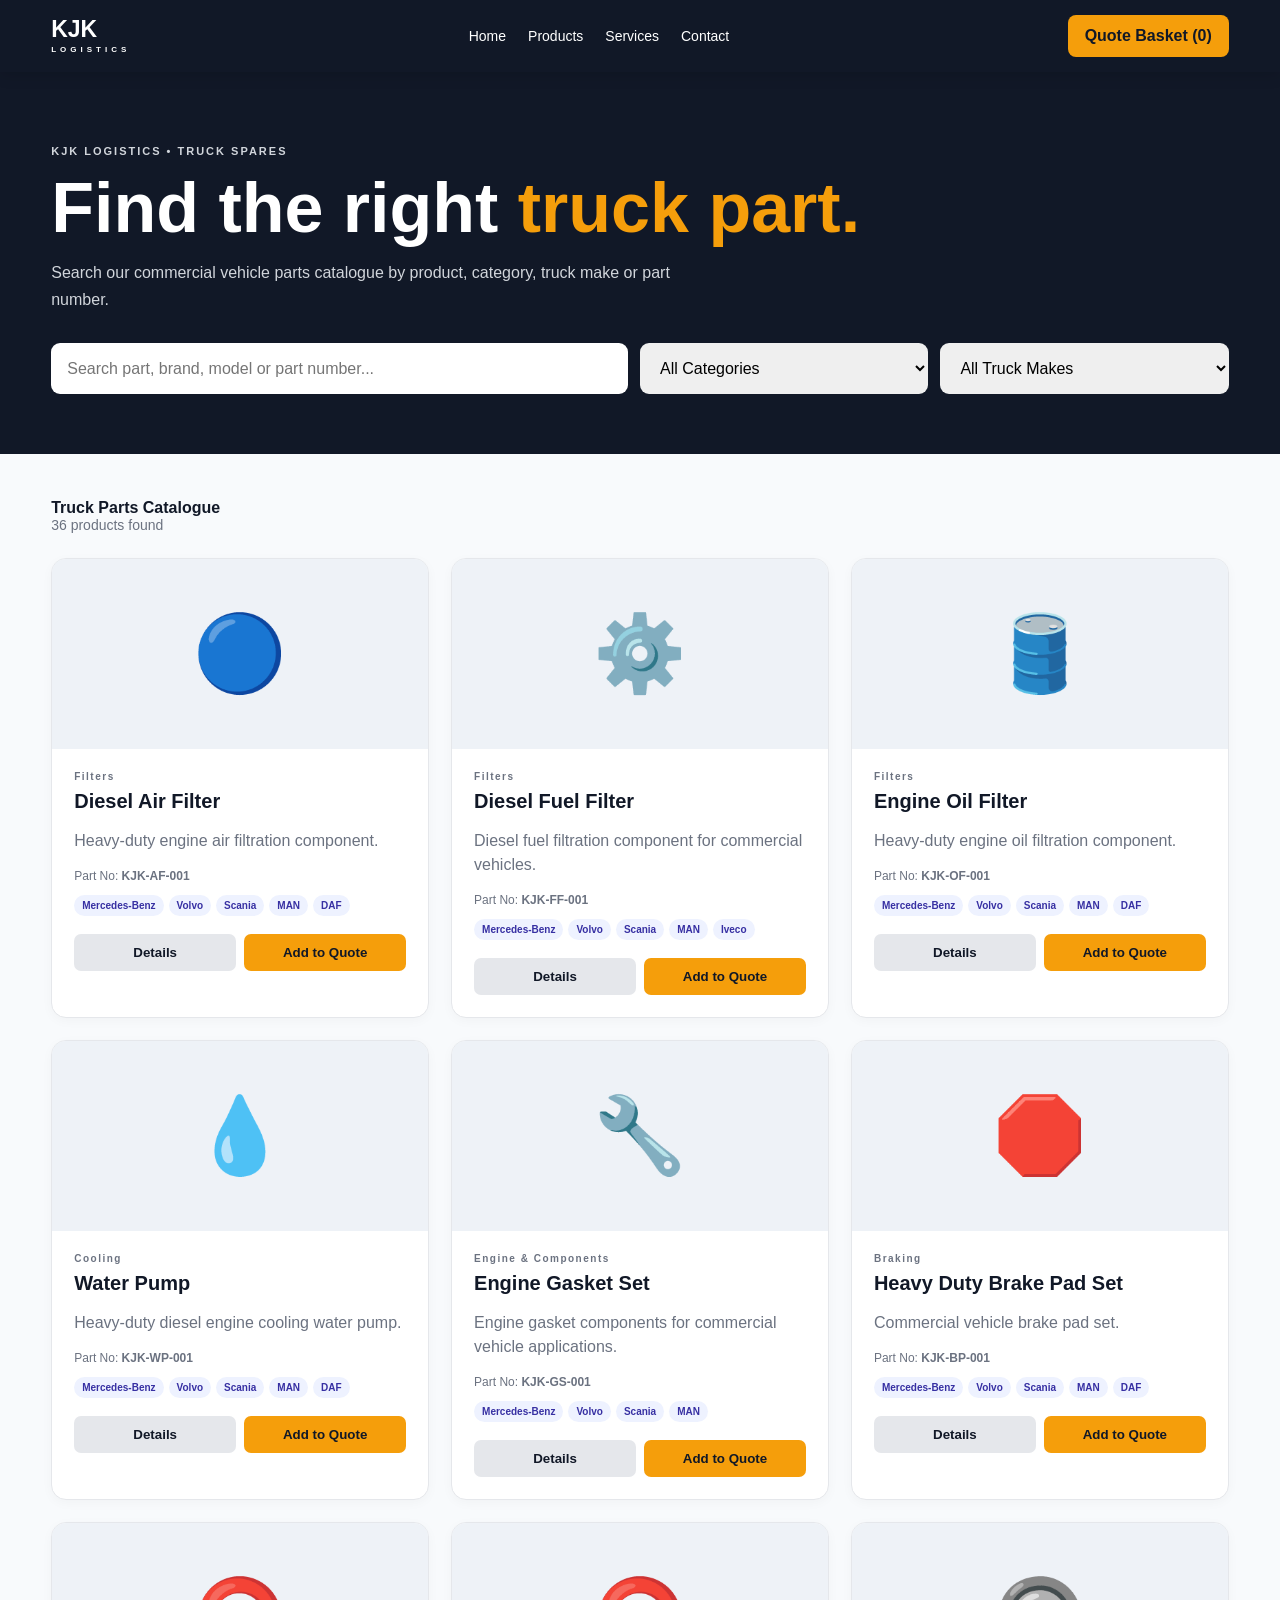
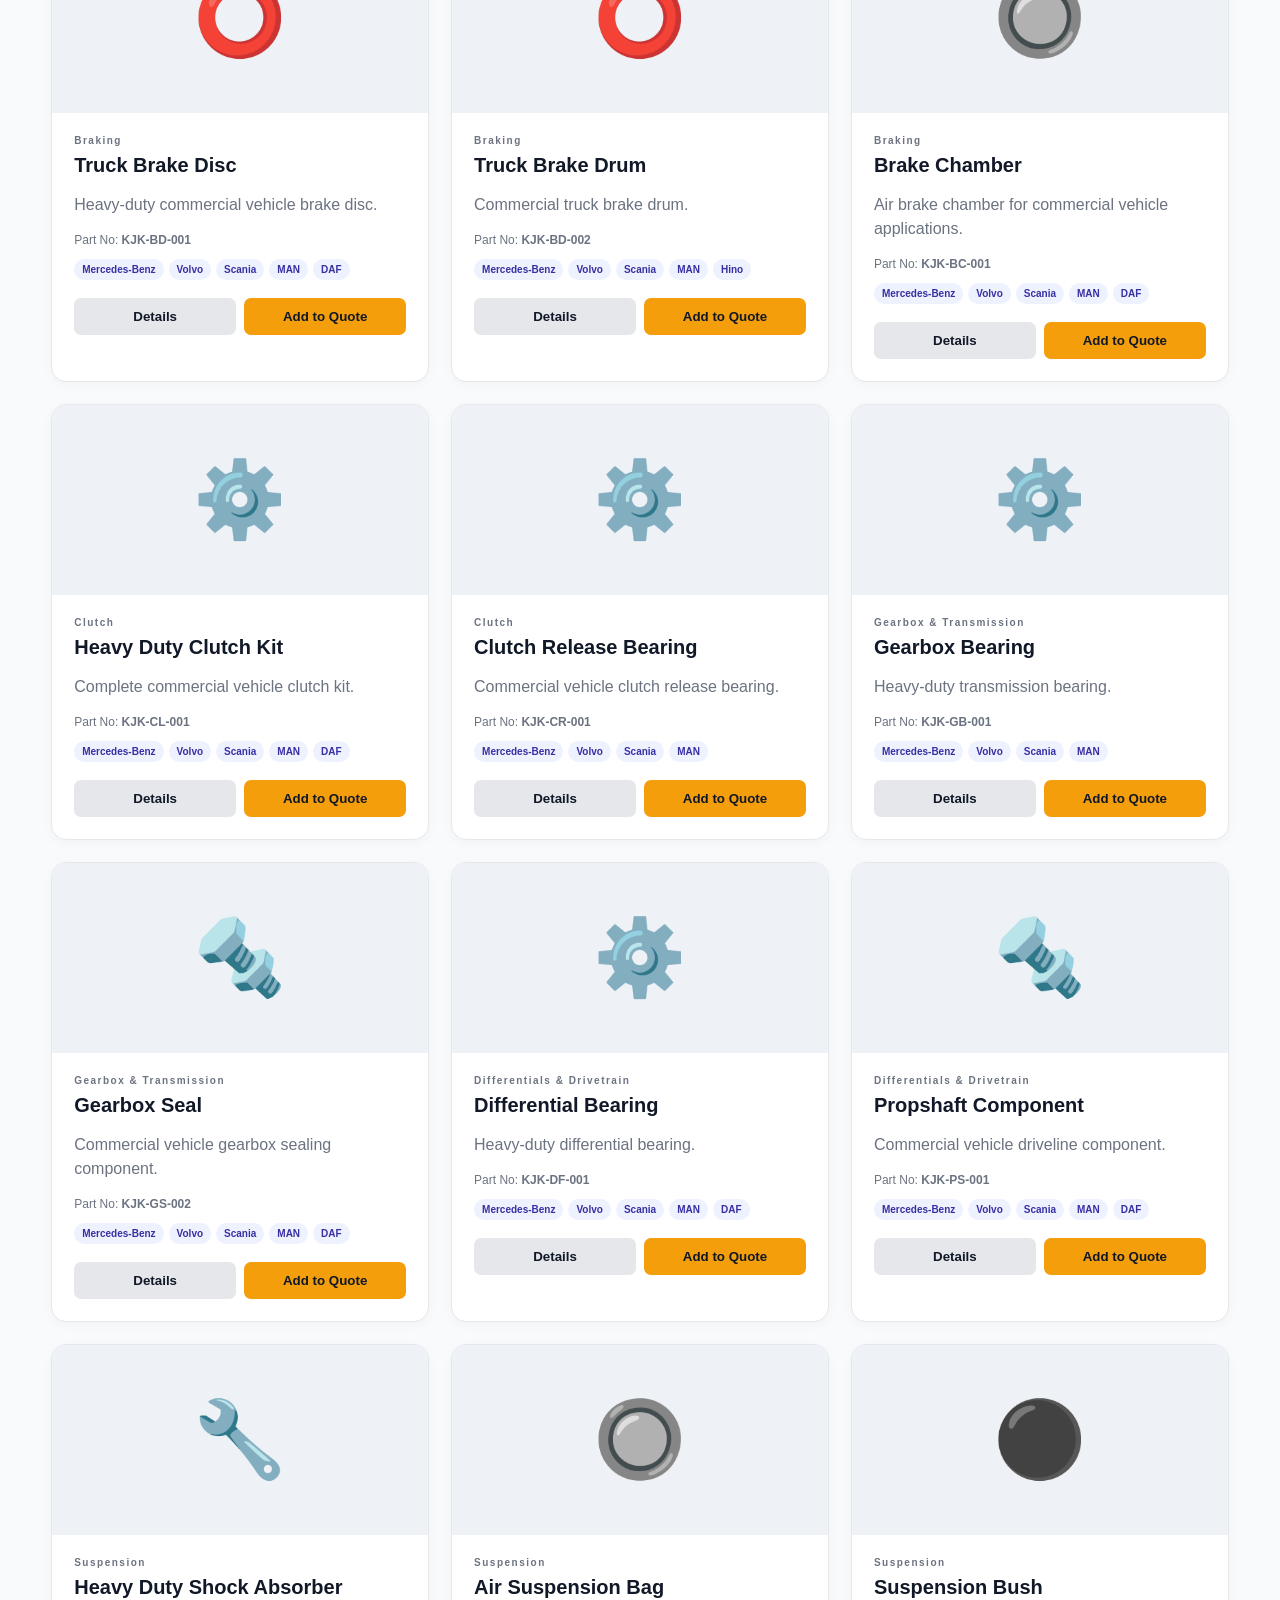
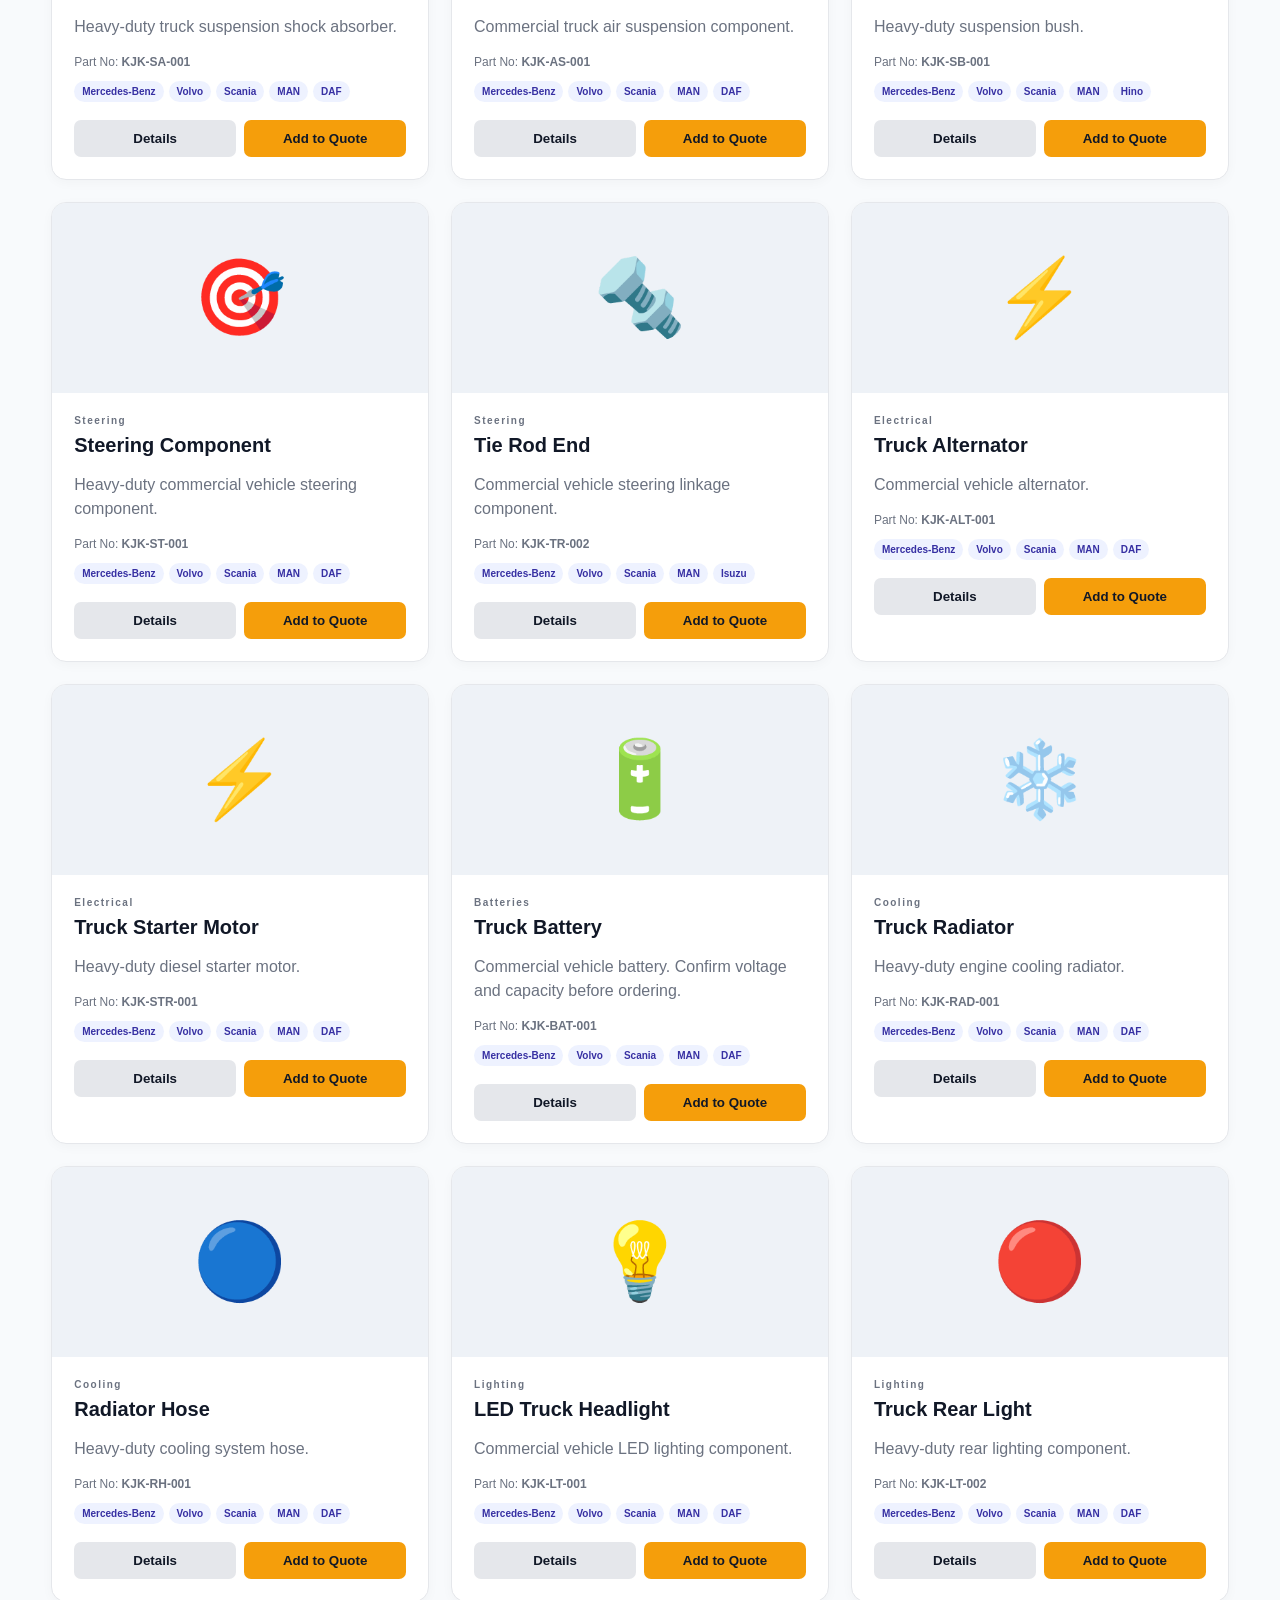
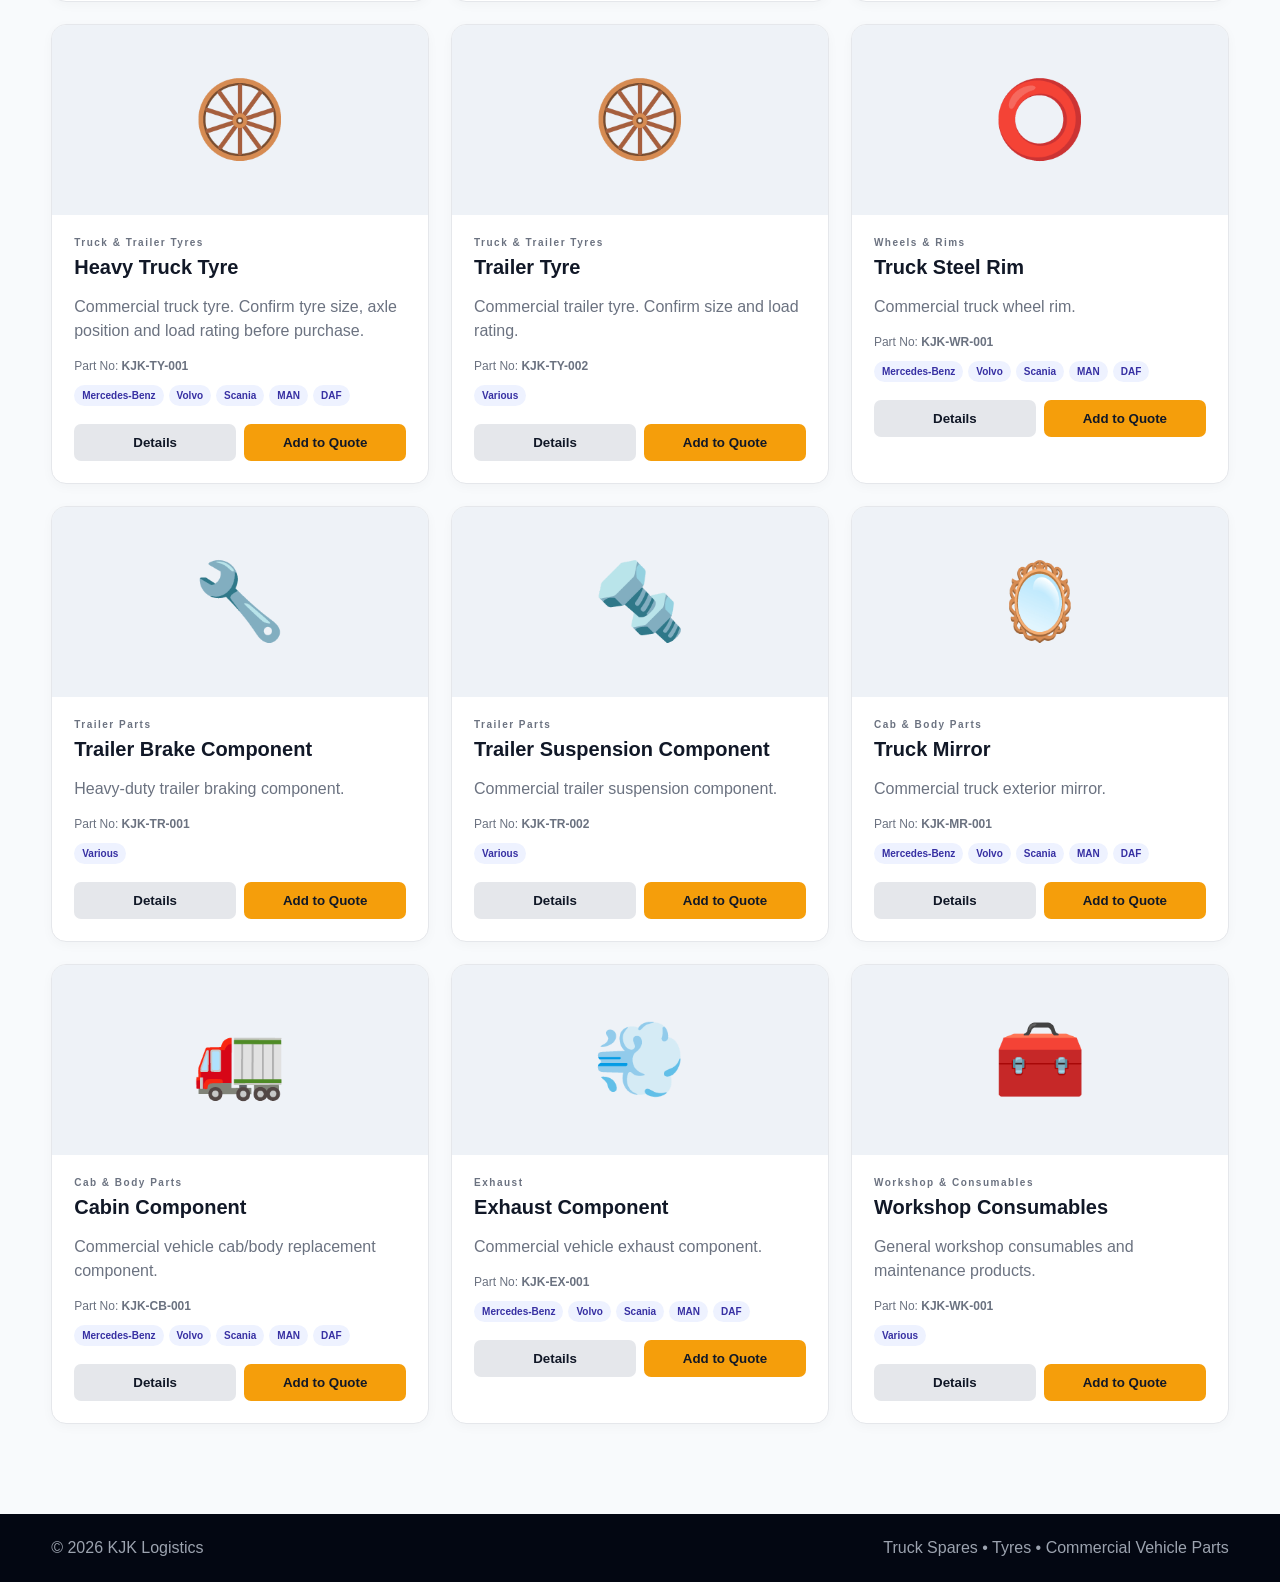
<file: products.html>
<!doctype html>
<html lang="en">
<head>
<meta charset="utf-8">
<meta name="viewport" content="width=device-width,initial-scale=1">
<meta name="theme-color" content="#111827">
<meta name="description" content="KJK Logistics truck spares, tyres and commercial vehicle parts.">
<title>KJK Logistics | Truck Parts Catalogue</title>

<style>
*{box-sizing:border-box}

html{scroll-behavior:smooth}

body{
  margin:0;
  font-family:Arial,Helvetica,sans-serif;
  background:#f8fafc;
  color:#111827
}

.container{
  width:min(1180px,92%);
  margin:auto
}

.topbar{
  position:sticky;
  top:0;
  z-index:100;
  background:#111827;
  color:white;
  box-shadow:0 2px 15px rgba(0,0,0,.15)
}

.nav{
  min-height:72px;
  display:flex;
  align-items:center;
  justify-content:space-between;
  gap:25px
}

.brand{
  color:white;
  text-decoration:none;
  font-size:23px;
  font-weight:900;
  line-height:1
}

.brand span{
  display:block;
  font-size:8px;
  letter-spacing:4px;
  margin-top:5px
}

nav{
  display:flex;
  gap:22px
}

nav a{
  color:white;
  text-decoration:none;
  font-size:14px
}

.quote-button{
  background:#f59e0b;
  color:#111827;
  text-decoration:none;
  padding:12px 17px;
  border-radius:8px;
  font-weight:900;
  white-space:nowrap
}

.hero{
  background:#111827;
  color:white;
  padding:70px 0 60px
}

.eyebrow{
  font-size:11px;
  letter-spacing:2px;
  font-weight:900;
  margin:0 0 12px
}

.hero h1{
  font-size:clamp(40px,7vw,70px);
  margin:0 0 15px;
  line-height:1
}

.hero h1 span{
  color:#f59e0b
}

.hero p{
  max-width:680px;
  color:#d1d5db;
  line-height:1.7
}

.controls{
  margin-top:30px;
  display:grid;
  grid-template-columns:2fr 1fr 1fr;
  gap:12px
}

.controls input,
.controls select{
  width:100%;
  padding:16px;
  border:0;
  border-radius:9px;
  font:inherit;
  outline:none
}

.catalogue{
  padding:45px 0 90px
}

.result-bar{
  display:flex;
  align-items:center;
  justify-content:space-between;
  gap:20px;
  margin-bottom:25px
}

.result-count{
  color:#6b7280;
  font-size:14px
}

.product-grid{
  display:grid;
  grid-template-columns:repeat(3,1fr);
  gap:22px
}

.product-card{
  background:white;
  border:1px solid #e5e7eb;
  border-radius:15px;
  overflow:hidden;
  transition:.2s;
  box-shadow:0 3px 12px rgba(0,0,0,.03)
}

.product-card:hover{
  transform:translateY(-4px);
  box-shadow:0 15px 35px rgba(0,0,0,.09)
}

.product-image{
  height:190px;
  background:#eef2f7;
  display:flex;
  align-items:center;
  justify-content:center;
  font-size:75px
}

.product-info{
  padding:22px
}

.category-label{
  font-size:10px;
  letter-spacing:1.5px;
  font-weight:900;
  color:#6b7280
}

.product-info h2{
  font-size:20px;
  margin:8px 0
}

.product-info p{
  color:#6b7280;
  line-height:1.5
}

.part{
  font-size:12px;
  color:#6b7280;
  margin:12px 0
}

.compatibility{
  display:flex;
  flex-wrap:wrap;
  gap:5px;
  margin:12px 0
}

.make-tag{
  background:#eef2ff;
  color:#3730a3;
  border-radius:20px;
  padding:5px 8px;
  font-size:10px;
  font-weight:800
}

.card-actions{
  display:flex;
  gap:8px;
  margin-top:18px
}

.card-actions button{
  flex:1;
  padding:11px;
  border-radius:7px;
  cursor:pointer;
  font-weight:900;
  border:0
}

.details-button{
  background:#e5e7eb;
  color:#111827
}

.add-button{
  background:#f59e0b;
  color:#111827
}

.empty{
  grid-column:1/-1;
  text-align:center;
  padding:70px 20px;
  background:white;
  border-radius:15px;
  border:1px solid #e5e7eb
}

.empty h2{
  margin-top:0
}

footer{
  background:#030712;
  color:#9ca3af;
  padding:25px 0
}

.footer{
  display:flex;
  justify-content:space-between;
  gap:20px
}

/* MODAL */

.modal{
  display:none;
  position:fixed;
  inset:0;
  z-index:500;
  background:rgba(0,0,0,.72);
  padding:20px;
  overflow:auto
}

.modal.active{
  display:flex;
  align-items:center;
  justify-content:center
}

.modal-box{
  width:min(760px,100%);
  background:white;
  border-radius:18px;
  overflow:hidden;
  position:relative
}

.modal-image{
  height:240px;
  background:#eef2f7;
  display:flex;
  align-items:center;
  justify-content:center;
  font-size:100px
}

.modal-content{
  padding:30px
}

.close{
  position:absolute;
  right:15px;
  top:15px;
  width:38px;
  height:38px;
  border:0;
  border-radius:50%;
  background:white;
  font-size:24px;
  cursor:pointer
}

.modal-content h2{
  margin:0 0 10px;
  font-size:32px
}

.modal-content p{
  color:#4b5563;
  line-height:1.6
}

.detail-row{
  display:grid;
  grid-template-columns:150px 1fr;
  gap:15px;
  padding:12px 0;
  border-bottom:1px solid #e5e7eb
}

.detail-row strong{
  color:#374151
}

.modal-actions{
  display:flex;
  gap:10px;
  margin-top:25px
}

.modal-actions button{
  flex:1;
  padding:14px;
  border:0;
  border-radius:8px;
  font-weight:900;
  cursor:pointer
}

.quantity{
  display:flex;
  align-items:center;
  gap:10px
}

.quantity button{
  width:35px!important;
  flex:none!important;
  padding:8px!important;
  background:#e5e7eb!important
}

.quantity span{
  min-width:25px;
  text-align:center;
  font-weight:900
}

@media(max-width:900px){

  .product-grid{
    grid-template-columns:repeat(2,1fr)
  }

  .controls{
    grid-template-columns:1fr 1fr
  }

  .controls input{
    grid-column:1/-1
  }

}

@media(max-width:650px){

  nav{
    display:none
  }

  .quote-button{
    font-size:12px
  }

  .product-grid{
    grid-template-columns:1fr
  }

  .controls{
    grid-template-columns:1fr
  }

  .controls input{
    grid-column:auto
  }

  .footer{
    flex-direction:column
  }

  .detail-row{
    grid-template-columns:1fr
  }

  .modal-actions{
    flex-direction:column
  }

}
</style>
</head>

<body>

<header class="topbar">

<div class="container nav">

<a class="brand" href="index.html">
KJK
<span>LOGISTICS</span>
</a>

<nav>
<a href="index.html">Home</a>
<a href="products.html">Products</a>
<a href="index.html#services">Services</a>
<a href="index.html#contact">Contact</a>
</nav>

<a class="quote-button" href="cart.html">
Quote Basket (<span id="cartCount">0</span>)
</a>

</div>

</header>


<section class="hero">

<div class="container">

<p class="eyebrow">
KJK LOGISTICS • TRUCK SPARES
</p>

<h1>
Find the right <span>truck part.</span>
</h1>

<p>
Search our commercial vehicle parts catalogue by product,
category, truck make or part number.
</p>


<div class="controls">

<input
id="search"
type="search"
placeholder="Search part, brand, model or part number..."
>

<select id="category">

<option value="all">
All Categories
</option>

<option value="engine">
Engine & Components
</option>

<option value="brakes">
Braking
</option>

<option value="clutch">
Clutch
</option>

<option value="gearbox">
Gearbox & Transmission
</option>

<option value="drivetrain">
Differentials & Drivetrain
</option>

<option value="suspension">
Suspension
</option>

<option value="steering">
Steering
</option>

<option value="electrical">
Electrical
</option>

<option value="cooling">
Cooling
</option>

<option value="filters">
Filters
</option>

<option value="lighting">
Lighting
</option>

<option value="tyres">
Truck & Trailer Tyres
</option>

<option value="wheels">
Wheels & Rims
</option>

<option value="trailer">
Trailer Parts
</option>

<option value="body">
Cab & Body Parts
</option>

<option value="exhaust">
Exhaust
</option>

<option value="batteries">
Batteries
</option>

<option value="workshop">
Workshop & Consumables
</option>

</select>


<select id="make">

<option value="all">
All Truck Makes
</option>

<option value="Mercedes-Benz">
Mercedes-Benz
</option>

<option value="Volvo">
Volvo
</option>

<option value="Scania">
Scania
</option>

<option value="MAN">
MAN
</option>

<option value="DAF">
DAF
</option>

<option value="Iveco">
Iveco
</option>

<option value="Isuzu">
Isuzu
</option>

<option value="Hino">
Hino
</option>

<option value="Fuso">
Fuso
</option>

<option value="UD">
UD Trucks
</option>

<option value="Tata">
Tata
</option>

</select>

</div>

</div>

</section>


<section class="catalogue">

<div class="container">

<div class="result-bar">

<div>
<strong>Truck Parts Catalogue</strong>
<div class="result-count" id="resultCount"></div>
</div>

</div>


<div id="productGrid" class="product-grid"></div>

</div>

</section>


<footer>

<div class="container footer">

<span>
© <span id="year"></span> KJK Logistics
</span>

<span>
Truck Spares • Tyres • Commercial Vehicle Parts
</span>

</div>

</footer>


<!-- PRODUCT DETAILS MODAL -->

<div
id="productModal"
class="modal"
onclick="closeModalOutside(event)"
>

<div class="modal-box">

<button
class="close"
onclick="closeModal()"
>
×
</button>

<div
id="modalImage"
class="modal-image">
</div>

<div class="modal-content">

<div
id="modalCategory"
class="category-label">
</div>

<h2 id="modalName"></h2>

<p id="modalDescription"></p>

<div class="detail-row">

<strong>Part Number</strong>

<span id="modalPart"></span>

</div>

<div class="detail-row">

<strong>Compatible Makes</strong>

<span id="modalMakes"></span>

</div>

<div class="detail-row">

<strong>Compatible Models</strong>

<span id="modalModels"></span>

</div>

<div class="detail-row">

<strong>Price</strong>

<span>Price on Request</span>

</div>

<div class="detail-row">

<strong>Stock</strong>

<span>Confirm availability</span>

</div>

<div class="modal-actions">

<div class="quantity">

<button onclick="changeModalQuantity(-1)">
−
</button>

<span id="modalQuantity">1</span>

<button onclick="changeModalQuantity(1)">
+
</button>

</div>

<button
class="add-button"
onclick="addModalProduct()"
>
Add to Quote
</button>

</div>

</div>

</div>

</div>


<script>

/* =====================================================
   KJK LOGISTICS PRODUCT DATABASE
   Prices and stock intentionally not invented.
   ===================================================== */

const products = [

{
id:"ENG-001",
name:"Diesel Air Filter",
category:"filters",
icon:"🔵",
partNumber:"KJK-AF-001",
description:"Heavy-duty engine air filtration component.",
makes:["Mercedes-Benz","Volvo","Scania","MAN","DAF"],
models:["Various commercial vehicle applications"]
},

{
id:"ENG-002",
name:"Diesel Fuel Filter",
category:"filters",
icon:"⚙️",
partNumber:"KJK-FF-001",
description:"Diesel fuel filtration component for commercial vehicles.",
makes:["Mercedes-Benz","Volvo","Scania","MAN","Iveco"],
models:["Various diesel applications"]
},

{
id:"ENG-003",
name:"Engine Oil Filter",
category:"filters",
icon:"🛢️",
partNumber:"KJK-OF-001",
description:"Heavy-duty engine oil filtration component.",
makes:["Mercedes-Benz","Volvo","Scania","MAN","DAF","Iveco"],
models:["Various truck applications"]
},

{
id:"ENG-004",
name:"Water Pump",
category:"cooling",
icon:"💧",
partNumber:"KJK-WP-001",
description:"Heavy-duty diesel engine cooling water pump.",
makes:["Mercedes-Benz","Volvo","Scania","MAN","DAF"],
models:["Application dependent"]
},

{
id:"ENG-005",
name:"Engine Gasket Set",
category:"engine",
icon:"🔧",
partNumber:"KJK-GS-001",
description:"Engine gasket components for commercial vehicle applications.",
makes:["Mercedes-Benz","Volvo","Scania","MAN"],
models:["Application dependent"]
},

{
id:"BRK-001",
name:"Heavy Duty Brake Pad Set",
category:"brakes",
icon:"🛑",
partNumber:"KJK-BP-001",
description:"Commercial vehicle brake pad set.",
makes:["Mercedes-Benz","Volvo","Scania","MAN","DAF"],
models:["Application dependent"]
},

{
id:"BRK-002",
name:"Truck Brake Disc",
category:"brakes",
icon:"⭕",
partNumber:"KJK-BD-001",
description:"Heavy-duty commercial vehicle brake disc.",
makes:["Mercedes-Benz","Volvo","Scania","MAN","DAF"],
models:["Application dependent"]
},

{
id:"BRK-003",
name:"Truck Brake Drum",
category:"brakes",
icon:"⭕",
partNumber:"KJK-BD-002",
description:"Commercial truck brake drum.",
makes:["Mercedes-Benz","Volvo","Scania","MAN","Hino","Isuzu"],
models:["Application dependent"]
},

{
id:"BRK-004",
name:"Brake Chamber",
category:"brakes",
icon:"🔘",
partNumber:"KJK-BC-001",
description:"Air brake chamber for commercial vehicle applications.",
makes:["Mercedes-Benz","Volvo","Scania","MAN","DAF"],
models:["Application dependent"]
},

{
id:"CLT-001",
name:"Heavy Duty Clutch Kit",
category:"clutch",
icon:"⚙️",
partNumber:"KJK-CL-001",
description:"Complete commercial vehicle clutch kit.",
makes:["Mercedes-Benz","Volvo","Scania","MAN","DAF","Iveco"],
models:["Application dependent"]
},

{
id:"CLT-002",
name:"Clutch Release Bearing",
category:"clutch",
icon:"⚙️",
partNumber:"KJK-CR-001",
description:"Commercial vehicle clutch release bearing.",
makes:["Mercedes-Benz","Volvo","Scania","MAN"],
models:["Application dependent"]
},

{
id:"GBX-001",
name:"Gearbox Bearing",
category:"gearbox",
icon:"⚙️",
partNumber:"KJK-GB-001",
description:"Heavy-duty transmission bearing.",
makes:["Mercedes-Benz","Volvo","Scania","MAN"],
models:["Application dependent"]
},

{
id:"GBX-002",
name:"Gearbox Seal",
category:"gearbox",
icon:"🔩",
partNumber:"KJK-GS-002",
description:"Commercial vehicle gearbox sealing component.",
makes:["Mercedes-Benz","Volvo","Scania","MAN","DAF"],
models:["Application dependent"]
},

{
id:"DRV-001",
name:"Differential Bearing",
category:"drivetrain",
icon:"⚙️",
partNumber:"KJK-DF-001",
description:"Heavy-duty differential bearing.",
makes:["Mercedes-Benz","Volvo","Scania","MAN","DAF"],
models:["Application dependent"]
},

{
id:"DRV-002",
name:"Propshaft Component",
category:"drivetrain",
icon:"🔩",
partNumber:"KJK-PS-001",
description:"Commercial vehicle driveline component.",
makes:["Mercedes-Benz","Volvo","Scania","MAN","DAF"],
models:["Application dependent"]
},

{
id:"SUS-001",
name:"Heavy Duty Shock Absorber",
category:"suspension",
icon:"🔧",
partNumber:"KJK-SA-001",
description:"Heavy-duty truck suspension shock absorber.",
makes:["Mercedes-Benz","Volvo","Scania","MAN","DAF"],
models:["Application dependent"]
},

{
id:"SUS-002",
name:"Air Suspension Bag",
category:"suspension",
icon:"🔘",
partNumber:"KJK-AS-001",
description:"Commercial truck air suspension component.",
makes:["Mercedes-Benz","Volvo","Scania","MAN","DAF"],
models:["Application dependent"]
},

{
id:"SUS-003",
name:"Suspension Bush",
category:"suspension",
icon:"⚫",
partNumber:"KJK-SB-001",
description:"Heavy-duty suspension bush.",
makes:["Mercedes-Benz","Volvo","Scania","MAN","Hino","Isuzu"],
models:["Application dependent"]
},

{
id:"STR-001",
name:"Steering Component",
category:"steering",
icon:"🎯",
partNumber:"KJK-ST-001",
description:"Heavy-duty commercial vehicle steering component.",
makes:["Mercedes-Benz","Volvo","Scania","MAN","DAF"],
models:["Application dependent"]
},

{
id:"STR-002",
name:"Tie Rod End",
category:"steering",
icon:"🔩",
partNumber:"KJK-TR-002",
description:"Commercial vehicle steering linkage component.",
makes:["Mercedes-Benz","Volvo","Scania","MAN","Isuzu","Hino"],
models:["Application dependent"]
},

{
id:"ELE-001",
name:"Truck Alternator",
category:"electrical",
icon:"⚡",
partNumber:"KJK-ALT-001",
description:"Commercial vehicle alternator.",
makes:["Mercedes-Benz","Volvo","Scania","MAN","DAF","Iveco"],
models:["Application dependent"]
},

{
id:"ELE-002",
name:"Truck Starter Motor",
category:"electrical",
icon:"⚡",
partNumber:"KJK-STR-001",
description:"Heavy-duty diesel starter motor.",
makes:["Mercedes-Benz","Volvo","Scania","MAN","DAF","Iveco"],
models:["Application dependent"]
},

{
id:"ELE-003",
name:"Truck Battery",
category:"batteries",
icon:"🔋",
partNumber:"KJK-BAT-001",
description:"Commercial vehicle battery. Confirm voltage and capacity before ordering.",
makes:["Mercedes-Benz","Volvo","Scania","MAN","DAF","Hino","Isuzu","Fuso"],
models:["Application dependent"]
},

{
id:"COL-001",
name:"Truck Radiator",
category:"cooling",
icon:"❄️",
partNumber:"KJK-RAD-001",
description:"Heavy-duty engine cooling radiator.",
makes:["Mercedes-Benz","Volvo","Scania","MAN","DAF"],
models:["Application dependent"]
},

{
id:"COL-002",
name:"Radiator Hose",
category:"cooling",
icon:"🔵",
partNumber:"KJK-RH-001",
description:"Heavy-duty cooling system hose.",
makes:["Mercedes-Benz","Volvo","Scania","MAN","DAF","Hino","Isuzu"],
models:["Application dependent"]
},

{
id:"LGT-001",
name:"LED Truck Headlight",
category:"lighting",
icon:"💡",
partNumber:"KJK-LT-001",
description:"Commercial vehicle LED lighting component.",
makes:["Mercedes-Benz","Volvo","Scania","MAN","DAF","Iveco"],
models:["Application dependent"]
},

{
id:"LGT-002",
name:"Truck Rear Light",
category:"lighting",
icon:"🔴",
partNumber:"KJK-LT-002",
description:"Heavy-duty rear lighting component.",
makes:["Mercedes-Benz","Volvo","Scania","MAN","DAF","Hino","Isuzu"],
models:["Application dependent"]
},

{
id:"TYR-001",
name:"Heavy Truck Tyre",
category:"tyres",
icon:"🛞",
partNumber:"KJK-TY-001",
description:"Commercial truck tyre. Confirm tyre size, axle position and load rating before purchase.",
makes:["Mercedes-Benz","Volvo","Scania","MAN","DAF","Iveco","MAN"],
models:["Size and application dependent"]
},

{
id:"TYR-002",
name:"Trailer Tyre",
category:"tyres",
icon:"🛞",
partNumber:"KJK-TY-002",
description:"Commercial trailer tyre. Confirm size and load rating.",
makes:["Various"],
models:["Size and application dependent"]
},

{
id:"WHL-001",
name:"Truck Steel Rim",
category:"wheels",
icon:"⭕",
partNumber:"KJK-WR-001",
description:"Commercial truck wheel rim.",
makes:["Mercedes-Benz","Volvo","Scania","MAN","DAF"],
models:["Confirm wheel specification"]
},

{
id:"TRL-001",
name:"Trailer Brake Component",
category:"trailer",
icon:"🔧",
partNumber:"KJK-TR-001",
description:"Heavy-duty trailer braking component.",
makes:["Various"],
models:["Trailer application dependent"]
},

{
id:"TRL-002",
name:"Trailer Suspension Component",
category:"trailer",
icon:"🔩",
partNumber:"KJK-TR-002",
description:"Commercial trailer suspension component.",
makes:["Various"],
models:["Trailer application dependent"]
},

{
id:"BDY-001",
name:"Truck Mirror",
category:"body",
icon:"🪞",
partNumber:"KJK-MR-001",
description:"Commercial truck exterior mirror.",
makes:["Mercedes-Benz","Volvo","Scania","MAN","DAF","Iveco"],
models:["Application dependent"]
},

{
id:"BDY-002",
name:"Cabin Component",
category:"body",
icon:"🚛",
partNumber:"KJK-CB-001",
description:"Commercial vehicle cab/body replacement component.",
makes:["Mercedes-Benz","Volvo","Scania","MAN","DAF"],
models:["Application dependent"]
},

{
id:"EXH-001",
name:"Exhaust Component",
category:"exhaust",
icon:"💨",
partNumber:"KJK-EX-001",
description:"Commercial vehicle exhaust component.",
makes:["Mercedes-Benz","Volvo","Scania","MAN","DAF","Iveco"],
models:["Application dependent"]
},

{
id:"WRK-001",
name:"Workshop Consumables",
category:"workshop",
icon:"🧰",
partNumber:"KJK-WK-001",
description:"General workshop consumables and maintenance products.",
makes:["Various"],
models:["Workshop application"]
}

];


/* =====================================================
   CATEGORY NAMES
   ===================================================== */

const categoryNames = {

engine:"Engine & Components",
brakes:"Braking",
clutch:"Clutch",
gearbox:"Gearbox & Transmission",
drivetrain:"Differentials & Drivetrain",
suspension:"Suspension",
steering:"Steering",
electrical:"Electrical",
cooling:"Cooling",
filters:"Filters",
lighting:"Lighting",
tyres:"Truck & Trailer Tyres",
wheels:"Wheels & Rims",
trailer:"Trailer Parts",
body:"Cab & Body Parts",
exhaust:"Exhaust",
batteries:"Batteries",
workshop:"Workshop & Consumables"

};


/* =====================================================
   CART
   ===================================================== */

function getCart(){

return JSON.parse(
localStorage.getItem("kjkCart") || "[]"
);

}

function saveCart(cart){

localStorage.setItem(
"kjkCart",
JSON.stringify(cart)
);

}

function updateCartCount(){

const cart=getCart();

document.getElementById("cartCount").textContent=

cart.reduce(
(total,item)=>total+(item.quantity || 1),
0
);

}


/* =====================================================
   ADD PRODUCT
   ===================================================== */

function addProduct(id,quantity=1){

const product=products.find(
p=>p.id===id
);

if(!product)return;

const cart=getCart();

const existing=cart.find(
item=>item.id===id
);

if(existing){

existing.quantity+=quantity;

}else{

cart.push({
...product,
quantity:quantity
});

}

saveCart(cart);

updateCartCount();

alert(
product.name+
" added to your quotation basket."
);

}


/* =====================================================
   SEARCH / FILTER
   ===================================================== */

function renderProducts(){

const term=
document.getElementById("search")
.value
.toLowerCase()
.trim();

const selectedCategory=
document.getElementById("category")
.value;

const selectedMake=
document.getElementById("make")
.value;

const filtered=products.filter(product=>{

const searchable=

product.name+
" "+
product.description+
" "+
product.partNumber+
" "+
product.makes.join(" ")+
" "+
product.models.join(" ");

const matchesSearch=
searchable
.toLowerCase()
.includes(term);

const matchesCategory=
selectedCategory==="all" ||
product.category===selectedCategory;

const matchesMake=
selectedMake==="all" ||
product.makes.includes(selectedMake) ||
product.makes.includes("Various");

return(
matchesSearch &&
matchesCategory &&
matchesMake
);

});


document.getElementById("resultCount").textContent=

filtered.length+
" product"+
(filtered.length===1?"":"s")+
" found";


const grid=
document.getElementById("productGrid");


if(!filtered.length){

grid.innerHTML=`

<div class="empty">

<h2>No matching parts found</h2>

<p>
Try another search, category or truck make.
</p>

</div>

`;

return;

}


grid.innerHTML=

filtered.map(product=>`

<article class="product-card">

<div class="product-image">
${product.icon}
</div>

<div class="product-info">

<div class="category-label">
${categoryNames[product.category] || product.category}
</div>

<h2>
${product.name}
</h2>

<p>
${product.description}
</p>

<div class="part">
Part No: <strong>${product.partNumber}</strong>
</div>

<div class="compatibility">

${product.makes.slice(0,5).map(make=>`

<span class="make-tag">
${make}
</span>

`).join("")}

</div>

<div class="card-actions">

<button
class="details-button"
onclick="openProduct('${product.id}')"
>
Details
</button>

<button
class="add-button"
onclick="addProduct('${product.id}')"
>
Add to Quote
</button>

</div>

</div>

</article>

`).join("");

}


/* =====================================================
   PRODUCT DETAILS
   ===================================================== */

let modalProduct=null;
let modalQuantity=1;


function openProduct(id){

modalProduct=
products.find(p=>p.id===id);

if(!modalProduct)return;

modalQuantity=1;

document.getElementById("modalImage")
.textContent=
modalProduct.icon;

document.getElementById("modalCategory")
.textContent=
categoryNames[modalProduct.category] ||
modalProduct.category;

document.getElementById("modalName")
.textContent=
modalProduct.name;

document.getElementById("modalDescription")
.textContent=
modalProduct.description;

document.getElementById("modalPart")
.textContent=
modalProduct.partNumber;

document.getElementById("modalMakes")
.textContent=
modalProduct.makes.join(", ");

document.getElementById("modalModels")
.textContent=
modalProduct.models.join(", ");

document.getElementById("modalQuantity")
.textContent=
modalQuantity;

document.getElementById("productModal")
.classList.add("active");

document.body.style.overflow="hidden";

}


function closeModal(){

document.getElementById("productModal")
.classList.remove("active");

document.body.style.overflow="";

modalProduct=null;

}


function closeModalOutside(event){

if(event.target.id==="productModal"){

closeModal();

}

}


function changeModalQuantity(amount){

modalQuantity+=amount;

if(modalQuantity<1){

modalQuantity=1;

}

if(modalQuantity>99){

modalQuantity=99;

}

document.getElementById("modalQuantity")
.textContent=
modalQuantity;

}


function addModalProduct(){

if(!modalProduct)return;

addProduct(
modalProduct.id,
modalQuantity
);

closeModal();

}


/* =====================================================
   KEYBOARD SUPPORT
   ===================================================== */

document.addEventListener(
"keydown",
event=>{

if(event.key==="Escape"){

closeModal();

}

}
);


/* =====================================================
   EVENTS
   ===================================================== */

document.getElementById("search")
.addEventListener(
"input",
renderProducts
);

document.getElementById("category")
.addEventListener(
"change",
renderProducts
);

document.getElementById("make")
.addEventListener(
"change",
renderProducts
);

document.getElementById("year")
.textContent=
new Date().getFullYear();


/* =====================================================
   START
   ===================================================== */

renderProducts();

updateCartCount();

</script>

</body>
</html>
</file>
